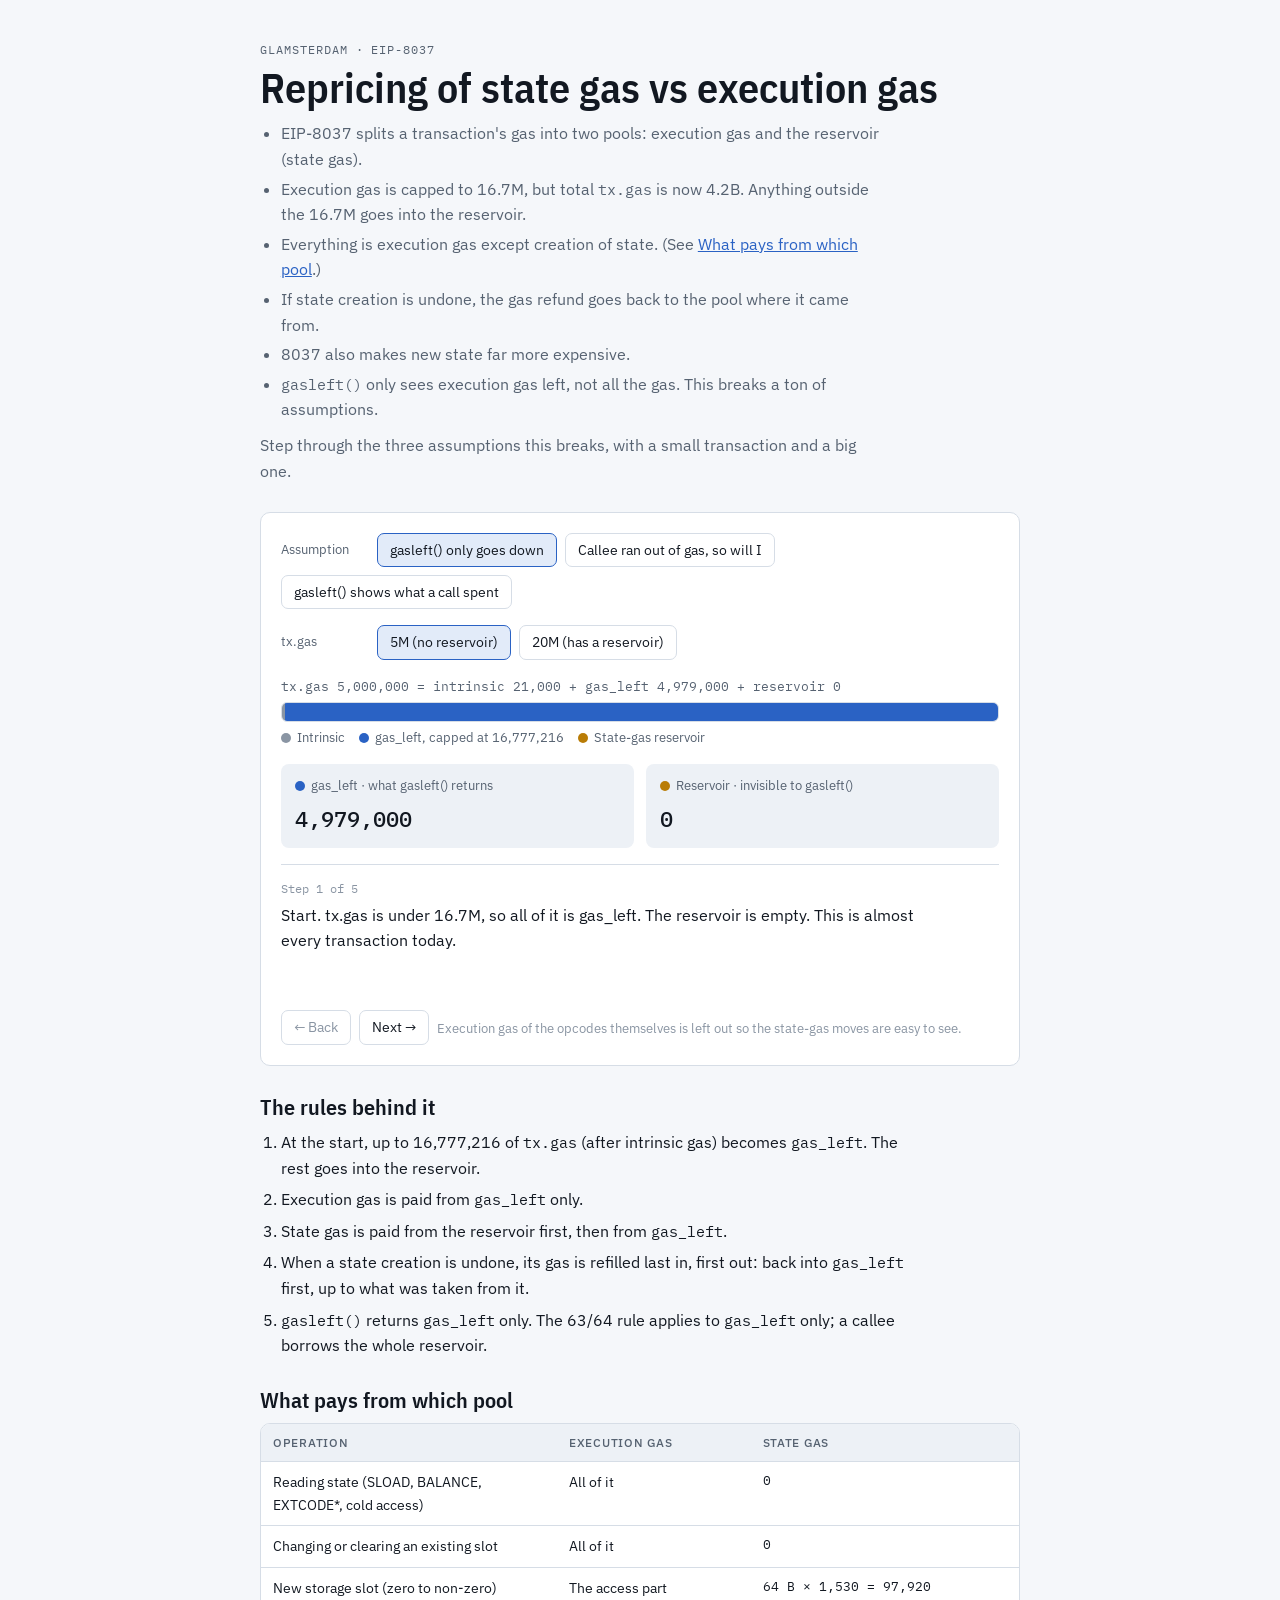
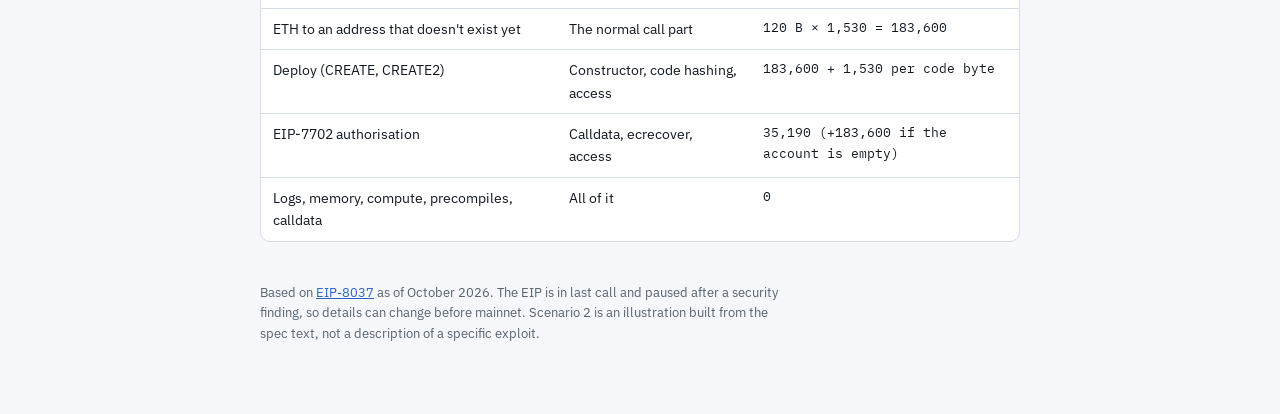
<file: repricing/index.html>
<!doctype html><html><head><meta charset=utf8><meta name=viewport content="width=device-width,initial-scale=1,viewport-fit=cover"><style>:root{color-scheme:light;box-sizing:border-box;padding-top:env(safe-area-inset-top,0px);padding-bottom:env(safe-area-inset-bottom,0px)}html{scroll-padding-top:env(safe-area-inset-top,0px)}body{margin:0;padding:0;font:14px -apple-system,BlinkMacSystemFont,sans-serif;background:#fff;color:#000}img{max-width:100%}[hidden]:not([hidden=until-found i]){display:none!important}</style></head><body>
<title>EIP-8037 gas reservoir</title>
<meta name="claude:viewport-fit-sides" content="cover">
<link rel="preconnect" href="https://fonts.googleapis.com">
<link rel="preconnect" href="https://fonts.gstatic.com" crossorigin>
<link rel="stylesheet" href="https://fonts.googleapis.com/css2?family=IBM+Plex+Mono:wght@400;500&family=IBM+Plex+Sans+Condensed:wght@500;600&family=IBM+Plex+Sans:wght@400;500&display=swap">
<style>
/* Layout: one narrow column; controls, two gas pools, a step panel, then reference notes */
:root{
  --bg:#f5f7fa; --surface:#ffffff; --surface-2:#edf1f6; --fg:#121821; --muted:#566271; --faint:#8a95a3; --line:#d6dde6;
  --exec:#2a62c4; --exec-soft:#e2ebf9; --res:#b97c06; --res-soft:#fbefd3; --up:#127a4b; --down:#b1342b;
  --f-display:"IBM Plex Sans Condensed","Arial Narrow",system-ui,sans-serif;
  --f-body:"IBM Plex Sans",system-ui,-apple-system,"Segoe UI",sans-serif;
  --f-mono:"IBM Plex Mono",ui-monospace,SFMono-Regular,Menlo,Consolas,monospace;
}
@media (prefers-color-scheme: dark){:root:not([data-theme="light"]){
  --bg:#0e1217; --surface:#151b23; --surface-2:#1c242e; --fg:#e6ebf1; --muted:#9ba6b3; --faint:#6f7a88; --line:#29323d;
  --exec:#6ea2ff; --exec-soft:#182a47; --res:#f0b43c; --res-soft:#3a2b0d; --up:#53c68f; --down:#f27c70; color-scheme:dark}}
:root[data-theme="dark"]{
  --bg:#0e1217; --surface:#151b23; --surface-2:#1c242e; --fg:#e6ebf1; --muted:#9ba6b3; --faint:#6f7a88; --line:#29323d;
  --exec:#6ea2ff; --exec-soft:#182a47; --res:#f0b43c; --res-soft:#3a2b0d; --up:#53c68f; --down:#f27c70; color-scheme:dark}
*{box-sizing:border-box}
body{background:var(--bg);color:var(--fg);font-family:var(--f-body);font-size:16px;line-height:1.6;padding-left:max(16px,env(safe-area-inset-left,0px));padding-right:max(16px,env(safe-area-inset-right,0px))}
main{max-width:760px;margin:0 auto;padding-block:40px 56px;display:flex;flex-direction:column;gap:28px}
.eyebrow{font-family:var(--f-mono);font-size:12px;letter-spacing:.08em;text-transform:uppercase;color:var(--muted);margin:0 0 6px}
h1{font-family:var(--f-display);font-weight:600;font-size:clamp(30px,6vw,42px);line-height:1.1;margin:0 0 10px;text-wrap:balance}
h2{font-family:var(--f-display);font-weight:600;font-size:22px;line-height:1.2;margin:0 0 10px;text-wrap:balance}
.lede{color:var(--muted);max-width:62ch;margin:0}
.lede-list{padding-left:1.3em;display:flex;flex-direction:column;gap:4px;margin:0 0 10px}
code,.mono{font-family:var(--f-mono);font-size:.92em}
.panel{background:var(--surface);border:1px solid var(--line);border-radius:10px;padding:20px;display:flex;flex-direction:column;gap:16px;min-width:0}
.ctl{display:flex;flex-wrap:wrap;gap:8px;align-items:center}
.ctl .lbl{font-size:13px;color:var(--muted);min-width:88px}
button{font:inherit;font-size:14px;color:var(--fg);background:var(--surface);border:1px solid var(--line);border-radius:7px;padding:7px 12px;cursor:pointer;line-height:1.3}
button:hover{background:var(--surface-2)}
button:disabled{color:var(--faint);cursor:default;background:var(--surface)}
button:focus-visible{outline:2px solid var(--exec);outline-offset:2px}
button[aria-pressed="true"]{background:var(--exec-soft);border-color:var(--exec);color:var(--fg)}
.split-lbl{font-family:var(--f-mono);font-size:12.5px;color:var(--muted);font-variant-numeric:tabular-nums;overflow-wrap:anywhere}
.split{display:flex;height:20px;border-radius:6px;overflow:hidden;border:1px solid var(--line);background:var(--surface-2)}
.split div{transition:width .35s ease}
.legend{display:flex;flex-wrap:wrap;gap:14px;font-size:13px;color:var(--muted)}
.dot{display:inline-block;width:10px;height:10px;border-radius:50%;margin-right:6px;vertical-align:-1px}
.cards{display:grid;grid-template-columns:repeat(auto-fit,minmax(160px,1fr));gap:12px}
.card{background:var(--surface-2);border-radius:8px;padding:12px 14px;min-width:0}
.card .cap{font-size:13px;color:var(--muted);margin:0 0 4px}
.card .num{font-family:var(--f-mono);font-size:22px;font-weight:500;font-variant-numeric:tabular-nums}
.card .d{font-family:var(--f-mono);font-size:13px;margin-left:6px;white-space:nowrap}
.step{border-top:1px solid var(--line);padding-top:14px;min-height:92px}
.step .n{font-family:var(--f-mono);font-size:12px;color:var(--faint);margin:0 0 4px}
.step .t{margin:0;max-width:64ch}
.reads{font-family:var(--f-mono);font-size:13.5px;color:var(--muted);min-height:22px;font-variant-numeric:tabular-nums;overflow-wrap:anywhere}
.nav{display:flex;flex-wrap:wrap;gap:8px;align-items:center}
.nav .note{font-size:12.5px;color:var(--faint);flex:1 1 220px}
ol.rules{margin:0;padding-left:1.3em;display:flex;flex-direction:column;gap:6px;max-width:66ch}
.tbl{overflow-x:auto;border:1px solid var(--line);border-radius:10px;background:var(--surface)}
table{border-collapse:collapse;width:100%;min-width:560px;font-size:14px}
th,td{text-align:left;padding:9px 12px;border-bottom:1px solid var(--line);vertical-align:top}
th{font-size:12px;letter-spacing:.06em;text-transform:uppercase;color:var(--muted);font-weight:500;background:var(--surface-2)}
tr:last-child td{border-bottom:0}
td.num{font-family:var(--f-mono);font-size:13px;font-variant-numeric:tabular-nums}
.foot{font-size:13px;color:var(--muted);max-width:66ch}
a{color:var(--exec)}
@media (prefers-reduced-motion: reduce){.split div{transition:none}}
</style>

<main>
  <header>
    <p class="eyebrow">Glamsterdam · EIP-8037</p>
    <h1>Repricing of state gas vs execution gas</h1>
    <ul class="lede lede-list">
      <li>EIP-8037 splits a transaction's gas into two pools: execution gas and the reservoir (state gas).</li>
      <li>Execution gas is capped to 16.7M, but total <code>tx.gas</code> is now 4.2B. Anything outside the 16.7M goes into the reservoir.</li>
      <li>Everything is execution gas except creation of state. (See <a href="#what-pays">What pays from which pool</a>.)</li>
      <li>If state creation is undone, the gas refund goes back to the pool where it came from.</li>
      <li>8037 also makes new state far more expensive.</li>
      <li><code>gasleft()</code> only sees execution gas left, not all the gas. This breaks a ton of assumptions.</li>
    </ul>
    <p class="lede">Step through the three assumptions this breaks, with a small transaction and a big one.</p>
  </header>

  <section class="panel" aria-label="Simulator">
    <div class="ctl" role="group" aria-label="Assumption">
      <span class="lbl">Assumption</span>
      <button id="s0" type="button" onclick="pickS(0)">gasleft() only goes down</button>
      <button id="s1" type="button" onclick="pickS(1)">Callee ran out of gas, so will I</button>
      <button id="s2" type="button" onclick="pickS(2)">gasleft() shows what a call spent</button>
    </div>
    <div class="ctl" role="group" aria-label="Transaction gas limit">
      <span class="lbl">tx.gas</span>
      <button id="m0" type="button" onclick="pickM(0)">5M (no reservoir)</button>
      <button id="m1" type="button" onclick="pickM(1)">20M (has a reservoir)</button>
    </div>
    <div style="display:flex;flex-direction:column;gap:6px">
      <div class="split-lbl" id="splitlbl"></div>
      <div class="split" aria-hidden="true"><div id="b0" style="background:var(--faint)"></div><div id="b1" style="background:var(--exec)"></div><div id="b2" style="background:var(--res)"></div></div>
      <div class="legend"><span><span class="dot" style="background:var(--faint)"></span>Intrinsic</span><span><span class="dot" style="background:var(--exec)"></span>gas_left, capped at 16,777,216</span><span><span class="dot" style="background:var(--res)"></span>State-gas reservoir</span></div>
    </div>
    <div class="cards" id="cards"></div>
    <div class="step" aria-live="polite">
      <p class="n" id="stepn"></p>
      <p class="t" id="stept"></p>
    </div>
    <div class="reads" id="reads"></div>
    <div class="nav">
      <button id="back" type="button" onclick="go(-1)">← Back</button>
      <button id="next" type="button" onclick="go(1)">Next →</button>
      <span class="note">Execution gas of the opcodes themselves is left out so the state-gas moves are easy to see.</span>
    </div>
  </section>

  <section>
    <h2>The rules behind it</h2>
    <ol class="rules">
      <li>At the start, up to 16,777,216 of <code>tx.gas</code> (after intrinsic gas) becomes <code>gas_left</code>. The rest goes into the reservoir.</li>
      <li>Execution gas is paid from <code>gas_left</code> only.</li>
      <li>State gas is paid from the reservoir first, then from <code>gas_left</code>.</li>
      <li>When a state creation is undone, its gas is refilled last in, first out: back into <code>gas_left</code> first, up to what was taken from it.</li>
      <li><code>gasleft()</code> returns <code>gas_left</code> only. The 63/64 rule applies to <code>gas_left</code> only; a callee borrows the whole reservoir.</li>
    </ol>
  </section>

  <section>
    <h2 id="what-pays">What pays from which pool</h2>
    <div class="tbl">
      <table>
        <thead><tr><th>Operation</th><th>Execution gas</th><th>State gas</th></tr></thead>
        <tbody>
          <tr><td>Reading state (SLOAD, BALANCE, EXTCODE*, cold access)</td><td>All of it</td><td class="num">0</td></tr>
          <tr><td>Changing or clearing an existing slot</td><td>All of it</td><td class="num">0</td></tr>
          <tr><td>New storage slot (zero to non-zero)</td><td>The access part</td><td class="num">64 B × 1,530 = 97,920</td></tr>
          <tr><td>ETH to an address that doesn't exist yet</td><td>The normal call part</td><td class="num">120 B × 1,530 = 183,600</td></tr>
          <tr><td>Deploy (CREATE, CREATE2)</td><td>Constructor, code hashing, access</td><td class="num">183,600 + 1,530 per code byte</td></tr>
          <tr><td>EIP-7702 authorisation</td><td>Calldata, ecrecover, access</td><td class="num">35,190 (+183,600 if the account is empty)</td></tr>
          <tr><td>Logs, memory, compute, precompiles, calldata</td><td>All of it</td><td class="num">0</td></tr>
        </tbody>
      </table>
    </div>
  </section>

  <p class="foot">Based on <a href="https://eips.ethereum.org/EIPS/eip-8037">EIP-8037</a> as of October 2026. The EIP is in last call and paused after a security finding, so details can change before mainnet. Scenario 2 is an illustration built from the spec text, not a description of a specific exploit.</p>
</main>

<script>
const f=n=>Math.round(n).toLocaleString('en-US');
const TXS=[5000000,20000000],INTR=21000,CAP=16777216;
function start(m){const ev=TXS[m]-INTR,gl=Math.min(CAP-INTR,ev);return{gl,res:ev-gl}}
function scen(s,m){const st=start(m);const big=m===1;
if(s===0){const S=97920;return big?[
{t:'Start. gas_left is capped at 16.7M; everything above that goes into the reservoir.',gl:st.gl,res:st.res},
{t:'SSTORE(k, 1) on an empty slot: 97,920 state gas. State gas is taken from the reservoir first.',gl:st.gl,res:st.res-S},
{t:'a = gasleft()',gl:st.gl,res:st.res-S,read:['a',st.gl]},
{t:'SSTORE(k, 0): the slot is zero again, so the 97,920 is refilled. It was taken from the reservoir, so it goes back there.',gl:st.gl,res:st.res},
{t:'b = gasleft(). b − a = 0. gasleft() never saw the charge or the refill.',gl:st.gl,res:st.res,read:['b',st.gl],diff:0}]:[
{t:'Start. tx.gas is under 16.7M, so all of it is gas_left. The reservoir is empty. This is almost every transaction today.',gl:st.gl,res:0},
{t:'SSTORE(k, 1) on an empty slot: 97,920 state gas. The reservoir is empty, so it comes out of gas_left.',gl:st.gl-S,res:0},
{t:'a = gasleft()',gl:st.gl-S,res:0,read:['a',st.gl-S]},
{t:'SSTORE(k, 0): the slot is zero again, so the 97,920 is refilled. Refills go back where they came from, last in first out: into gas_left.',gl:st.gl,res:0},
{t:'b = gasleft(). b − a = +97,920. gasleft() went up. Code that computes a − b as gas used gets a negative number: it reverts with checked math or wraps with unchecked math.',gl:st.gl,res:0,read:['b',st.gl],diff:S}]}
if(s===1){const A=183600,G=1000000;if(!big){const g1=G-A,fw=Math.floor(g1*63/64),keep=g1-fw;return[
{t:'The caller is mid-execution with 1,000,000 gas left. No reservoir.',gl:G,res:0,cal:0},
{t:'CALL{value: 1 wei} to an address that does not exist yet. Creating the account costs 183,600 state gas, taken from gas_left.',gl:g1,res:0,cal:0},
{t:'63/64 rule: the caller forwards 63/64 of what is left to the callee and keeps 1/64.',gl:keep,res:0,cal:fw},
{t:'The callee runs out of gas. Its gas is burned.',gl:keep,res:0,cal:0},
{t:'The failed call means the account was never created, so the 183,600 is refilled. It goes back into the caller’s gas_left.',gl:keep+A,res:0,cal:0},
{t:'gasleft() = '+f(keep+A)+'. The old rule says a caller whose callee ran out of gas has about 1/64 left ('+f(keep)+'). Now it has about 15 times that, so post-call checks like gasleft() < sent / 63 stop catching the out-of-gas case.',gl:keep+A,res:0,cal:0,read:['c',keep+A],cmp:keep}]}
const fw=Math.floor(G*63/64),keep=G-fw,R=st.res-A;return[
{t:'The caller is mid-execution with 1,000,000 gas_left and a 3.2M reservoir.',gl:G,res:st.res,cal:0},
{t:'CALL{value: 1 wei} to a fresh address. The 183,600 for account creation is charged before the call starts, and it comes out of the reservoir first.',gl:G,res:R,cal:0},
{t:'The call starts. gas_left follows the 63/64 rule: the callee gets '+f(fw)+' and the caller keeps '+f(keep)+'. The reservoir is not split: the callee borrows all '+f(R)+' of it, so the caller holds none while the callee runs.',gl:keep,res:0,cal:fw,cres:R},
{t:'The callee runs out of execution gas. Its gas_left is burned. Its state changes are rolled back, so the reservoir is reset to the amount it borrowed and handed back to the caller in full.',gl:keep,res:R,cal:0,cres:0},
{t:'The account creation is rolled back too, so its 183,600 is refilled. The caller paid it from the reservoir, so it goes back to the reservoir.',gl:keep,res:st.res,cal:0},
{t:'gasleft() = '+f(keep)+', the expected 1/64, so a gasleft() check looks normal. But the caller also holds a '+f(st.res)+' reservoir and can keep paying for new state (new slots, new accounts) after its callee ran out of gas. Code that assumed 1/64 left means not much more can happen is wrong.',gl:keep,res:st.res,cal:0,read:['c',keep]}]}
const E=50000,S=979200;return big?[
{t:'A bundler (ERC-4337 EntryPoint) runs a user operation and meters it with gasleft() before and after.',gl:st.gl,res:st.res},
{t:'before = gasleft()',gl:st.gl,res:st.res,read:['before',st.gl]},
{t:'The user op does 50,000 execution gas of work and writes 10 new slots (979,200 state gas). The state gas comes out of the reservoir.',gl:st.gl-E,res:st.res-S},
{t:'after = gasleft(). Measured: 50,000. Actually spent: 1,029,200. The bundler bills about 5% of the real cost; the rest is paid by whoever’s gas filled the reservoir, such as other user ops in the bundle.',gl:st.gl-E,res:st.res-S,read:['after',st.gl-E],bill:[E,E+S]}]:[
{t:'A bundler runs a user operation and meters it with gasleft() before and after. Small transaction, so no reservoir.',gl:st.gl,res:0},
{t:'before = gasleft()',gl:st.gl,res:0,read:['before',st.gl]},
{t:'The user op does 50,000 execution gas of work and writes 10 new slots (979,200 state gas). No reservoir, so everything comes out of gas_left.',gl:st.gl-E-S,res:0},
{t:'after = gasleft(). Measured: 1,029,200. Actually spent: 1,029,200. Metering still works when the reservoir is empty.',gl:st.gl-E-S,res:0,read:['after',st.gl-E-S],bill:[E+S,E+S]}]}
const HASH=['goes-up','callee-oog','blind-spot'];
let S=0,M=0,I=0;
try{const h=(location.hash||'').slice(1);const k=HASH.indexOf(h);if(k>=0)S=k}catch(e){}
function pickS(s){S=s;I=0;draw()}function pickM(m){M=m;I=0;draw()}
function go(d){const n=scen(S,M).length;I=Math.max(0,Math.min(n-1,I+d));draw()}
function esc(t){return String(t).replace(/[&<>]/g,c=>({'&':'&amp;','<':'&lt;','>':'&gt;'}[c]))}
function card(dot,cap,v,prev){const dv=prev==null?0:v-prev;const ds=dv===0?'':'<span class="d" style="color:var('+(dv>0?'--up':'--down')+')">'+(dv>0?'+':'−')+f(Math.abs(dv))+'</span>';return '<div class="card"><p class="cap">'+(dot?'<span class="dot" style="background:var('+dot+')"></span>':'')+esc(cap)+'</p><span class="num">'+f(v)+'</span>'+ds+'</div>'}
function draw(){[0,1,2].forEach(i=>document.getElementById('s'+i).setAttribute('aria-pressed',String(i===S)));[0,1].forEach(i=>document.getElementById('m'+i).setAttribute('aria-pressed',String(i===M)));
const st=start(M),tot=TXS[M];document.getElementById('b0').style.width=(INTR/tot*100)+'%';document.getElementById('b1').style.width=(st.gl/tot*100)+'%';document.getElementById('b2').style.width=(st.res/tot*100)+'%';
document.getElementById('splitlbl').textContent='tx.gas '+f(tot)+' = intrinsic '+f(INTR)+' + gas_left '+f(st.gl)+' + reservoir '+f(st.res);
const steps=scen(S,M),p=steps[I],q=I>0?steps[I-1]:null;let h='';
if(p.bill)h+='<div class="card"><p class="cap">Measured with gasleft()</p><span class="num">'+f(p.bill[0])+'</span></div><div class="card"><p class="cap">Actually spent</p><span class="num">'+f(p.bill[1])+'</span></div>';
const C=p.cal!=null;h+=card('--exec',(C?'Caller’s gas_left':'gas_left')+' · what gasleft() returns',p.gl,q&&q.gl)+card('--res',(C?'Caller’s reservoir':'Reservoir')+' · invisible to gasleft()',p.res,q&&q.res);
if(C)h+=card('--faint','Callee’s gas_left',p.cal,q&&q.cal)+card('--res','Callee’s reservoir · borrowed',p.cres||0,q?(q.cres||0):null);
document.getElementById('cards').innerHTML=h;document.getElementById('stepn').textContent='Step '+(I+1)+' of '+steps.length;document.getElementById('stept').textContent=p.t;
const rs=steps.slice(0,I+1).filter(x=>x.read).map(x=>x.read[0]+' = '+f(x.read[1]));let tail='';if(p.diff!=null)tail='   →   b − a = '+(p.diff>0?'+':'')+f(p.diff);if(p.cmp!=null)tail='   vs 1/64 rule: '+f(p.cmp);document.getElementById('reads').textContent=rs.join('   ')+tail;
document.getElementById('back').disabled=I===0;document.getElementById('next').disabled=I===steps.length-1}
draw();
</script>

</body></html>
</file>
